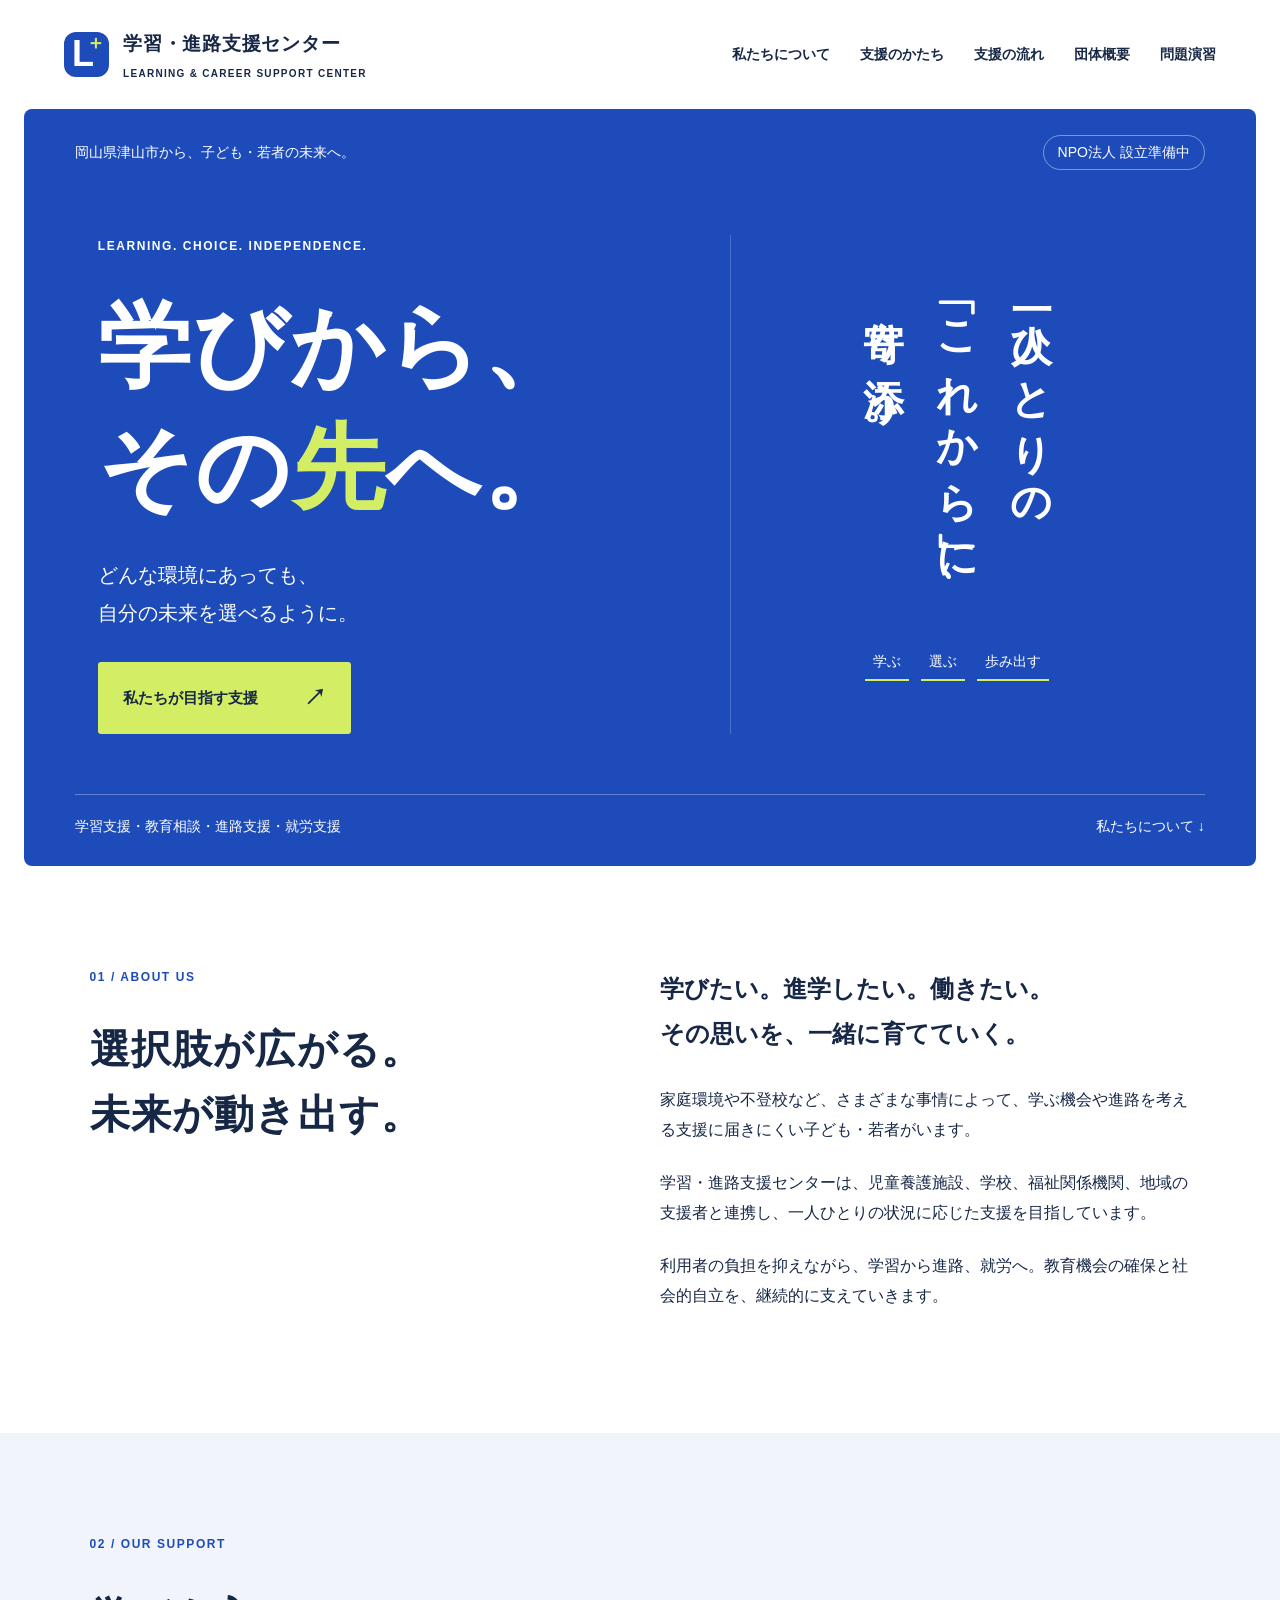
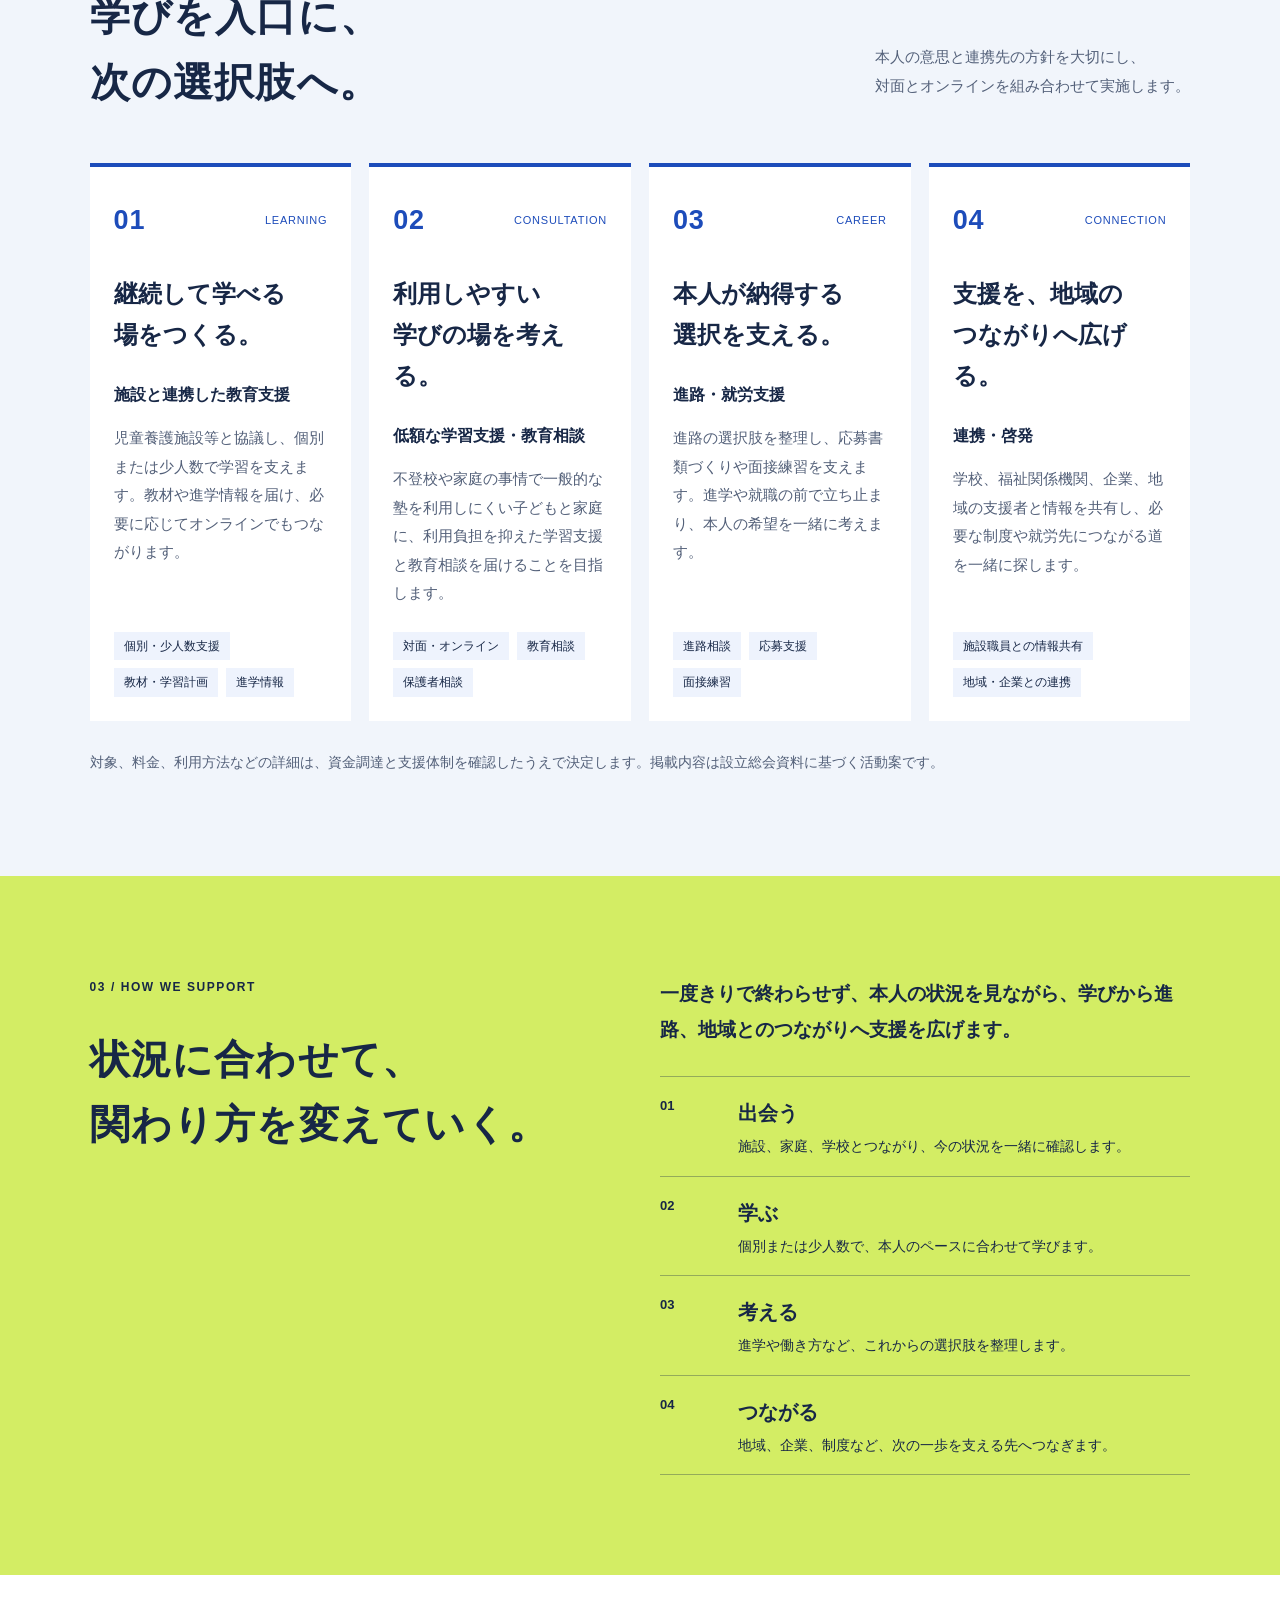
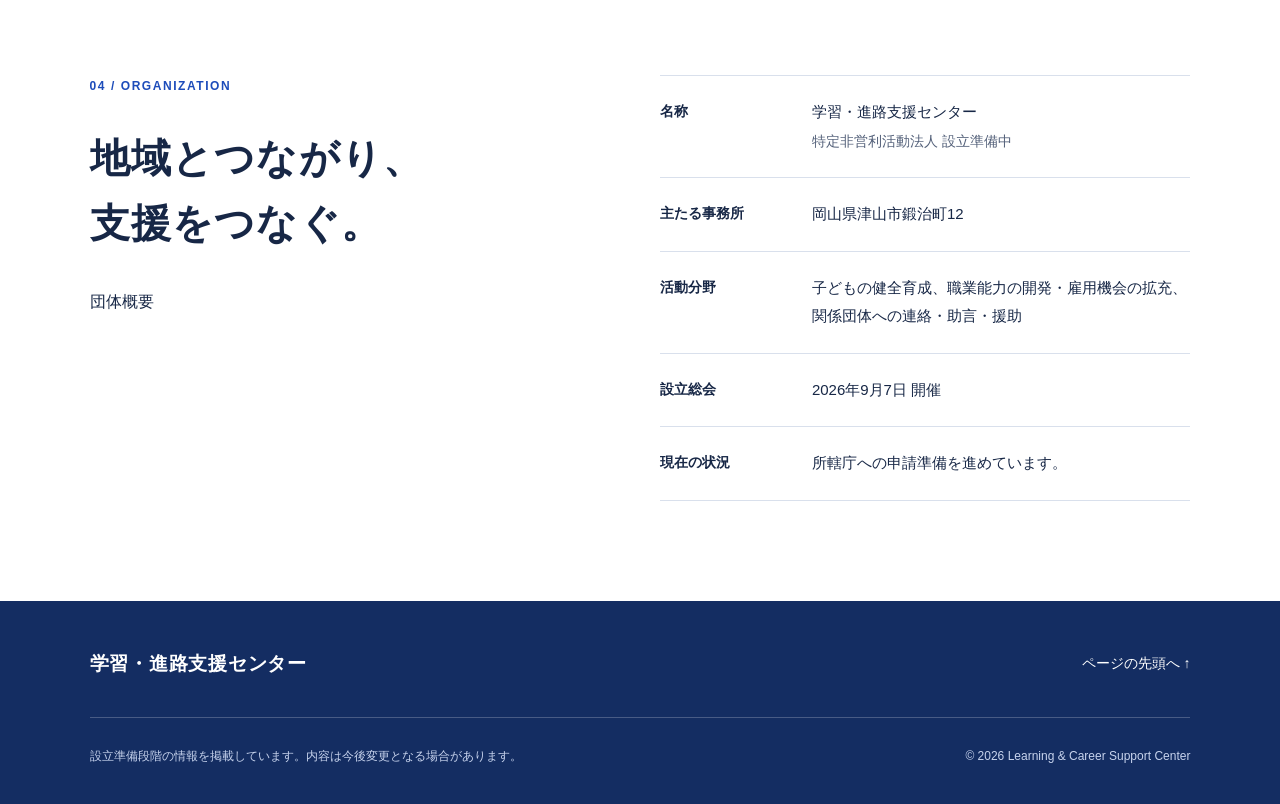
<file: index.html>
<!doctype html>
<html lang="ja"><head><meta charset="utf-8"><meta name="viewport" content="width=device-width,initial-scale=1"><title>学習・進路支援センター｜学びから、その先へ。</title><meta name="description" content="学習・進路支援センターは、子ども・若者の学習、教育相談、進路・就労を支えるNPOの設立準備を進めています。岡山県津山市を拠点に、地域の支援者とつながる活動を目指します。"><link rel="icon" type="image/svg+xml" href="data:image/svg+xml,%3Csvg xmlns='http://www.w3.org/2000/svg' viewBox='0 0 32 32'%3E%3Crect width='32' height='32' rx='8' fill='%231d4cba'/%3E%3Cpath d='M8 8v16h16v-5H13V8z' fill='white'/%3E%3Ccircle cx='23' cy='10' r='4' fill='%23d3ed64'/%3E%3C/svg%3E"><link rel="stylesheet" href="style.css"><link rel="stylesheet" href="enhancements.css"></head>
<body><a class="skip" href="#main">本文へ移動</a>
<header><a class="brand" href="#top"><span class="mark" aria-hidden="true">L<span>＋</span></span><span>学習・進路支援センター<small>LEARNING & CAREER SUPPORT CENTER</small></span></a><nav aria-label="メインナビゲーション"><a href="#about">私たちについて</a><a href="#activities">支援のかたち</a><a href="#journey">支援の流れ</a><a href="#profile">団体概要</a><a href="quiz/">問題演習</a></nav></header>
<main id="main"><section class="hero" id="top"><div class="hero-top"><span>岡山県津山市から、子ども・若者の未来へ。</span><span class="status">NPO法人 設立準備中</span></div><div class="hero-content"><div><p class="eyebrow">LEARNING. CHOICE. INDEPENDENCE.</p><h1>学びから、<br>その<span class="accent">先</span>へ。</h1><p class="lead">どんな環境にあっても、<br>自分の未来を選べるように。</p><a class="button" href="#activities">私たちが目指す支援 <span aria-hidden="true">↗</span></a></div><div class="hero-side"><p class="vertical">一人ひとりの<br>「これから」に、<br>寄り添う。</p><div class="path-labels"><span>学ぶ</span><span>選ぶ</span><span>歩み出す</span></div></div></div><div class="hero-bottom"><p>学習支援・教育相談・進路支援・就労支援</p><a href="#about">私たちについて ↓</a></div></section>
<section class="about section" id="about"><div class="section-heading"><p class="eyebrow">01 / ABOUT US</p><h2>選択肢が広がる。<br>未来が動き出す。</h2></div><div class="about-copy"><p class="intro">学びたい。進学したい。働きたい。<br>その思いを、一緒に育てていく。</p><p>家庭環境や不登校など、さまざまな事情によって、学ぶ機会や進路を考える支援に届きにくい子ども・若者がいます。</p><p>学習・進路支援センターは、児童養護施設、学校、福祉関係機関、地域の支援者と連携し、一人ひとりの状況に応じた支援を目指しています。</p><p>利用者の負担を抑えながら、学習から進路、就労へ。教育機会の確保と社会的自立を、継続的に支えていきます。</p></div></section>
<section class="activities section" id="activities"><div class="activity-title"><div><p class="eyebrow">02 / OUR SUPPORT</p><h2>学びを入口に、<br>次の選択肢へ。</h2></div><p>本人の意思と連携先の方針を大切にし、<br>対面とオンラインを組み合わせて実施します。</p></div>
<div class="support-grid"><article><div class="card-top"><span>01</span><span>LEARNING</span></div><h3>継続して学べる<br>場をつくる。</h3><h4>施設と連携した教育支援</h4><p>児童養護施設等と協議し、個別または少人数で学習を支えます。教材や進学情報を届け、必要に応じてオンラインでもつながります。</p><div class="tags"><span>個別・少人数支援</span><span>教材・学習計画</span><span>進学情報</span></div></article>
<article><div class="card-top"><span>02</span><span>CONSULTATION</span></div><h3>利用しやすい<br>学びの場を考える。</h3><h4>低額な学習支援・教育相談</h4><p>不登校や家庭の事情で一般的な塾を利用しにくい子どもと家庭に、利用負担を抑えた学習支援と教育相談を届けることを目指します。</p><div class="tags"><span>対面・オンライン</span><span>教育相談</span><span>保護者相談</span></div></article>
<article><div class="card-top"><span>03</span><span>CAREER</span></div><h3>本人が納得する<br>選択を支える。</h3><h4>進路・就労支援</h4><p>進路の選択肢を整理し、応募書類づくりや面接練習を支えます。進学や就職の前で立ち止まり、本人の希望を一緒に考えます。</p><div class="tags"><span>進路相談</span><span>応募支援</span><span>面接練習</span></div></article>
<article><div class="card-top"><span>04</span><span>CONNECTION</span></div><h3>支援を、地域の<br>つながりへ広げる。</h3><h4>連携・啓発</h4><p>学校、福祉関係機関、企業、地域の支援者と情報を共有し、必要な制度や就労先につながる道を一緒に探します。</p><div class="tags"><span>施設職員との情報共有</span><span>地域・企業との連携</span></div></article></div><p class="activity-note">対象、料金、利用方法などの詳細は、資金調達と支援体制を確認したうえで決定します。掲載内容は設立総会資料に基づく活動案です。</p></section>
<section class="journey section" id="journey"><div><p class="eyebrow">03 / HOW WE SUPPORT</p><h2>状況に合わせて、<br>関わり方を変えていく。</h2></div><div class="journey-copy"><p>一度きりで終わらせず、本人の状況を見ながら、学びから進路、地域とのつながりへ支援を広げます。</p><ol><li><span>01</span><div><strong>出会う</strong><p>施設、家庭、学校とつながり、今の状況を一緒に確認します。</p></div></li><li><span>02</span><div><strong>学ぶ</strong><p>個別または少人数で、本人のペースに合わせて学びます。</p></div></li><li><span>03</span><div><strong>考える</strong><p>進学や働き方など、これからの選択肢を整理します。</p></div></li><li><span>04</span><div><strong>つながる</strong><p>地域、企業、制度など、次の一歩を支える先へつなぎます。</p></div></li></ol></div></section>
<section class="profile section" id="profile"><div class="section-heading"><p class="eyebrow">04 / ORGANIZATION</p><h2>地域とつながり、<br>支援をつなぐ。</h2><p>団体概要</p></div><dl><div><dt>名称</dt><dd>学習・進路支援センター<br><span>特定非営利活動法人 設立準備中</span></dd></div><div><dt>主たる事務所</dt><dd>岡山県津山市鍛治町12</dd></div><div><dt>活動分野</dt><dd>子どもの健全育成、職業能力の開発・雇用機会の拡充、関係団体への連絡・助言・援助</dd></div><div><dt>設立総会</dt><dd>2026年9月7日 開催</dd></div><div><dt>現在の状況</dt><dd>所轄庁への申請準備を進めています。</dd></div></dl></section>
</main><footer><div class="footer-main"><a class="brand" href="#top">学習・進路支援センター</a><a href="#top">ページの先頭へ ↑</a></div><div class="footer-bottom"><p>設立準備段階の情報を掲載しています。内容は今後変更となる場合があります。</p><p>© 2026 Learning & Career Support Center</p></div></footer></body></html>
</file>
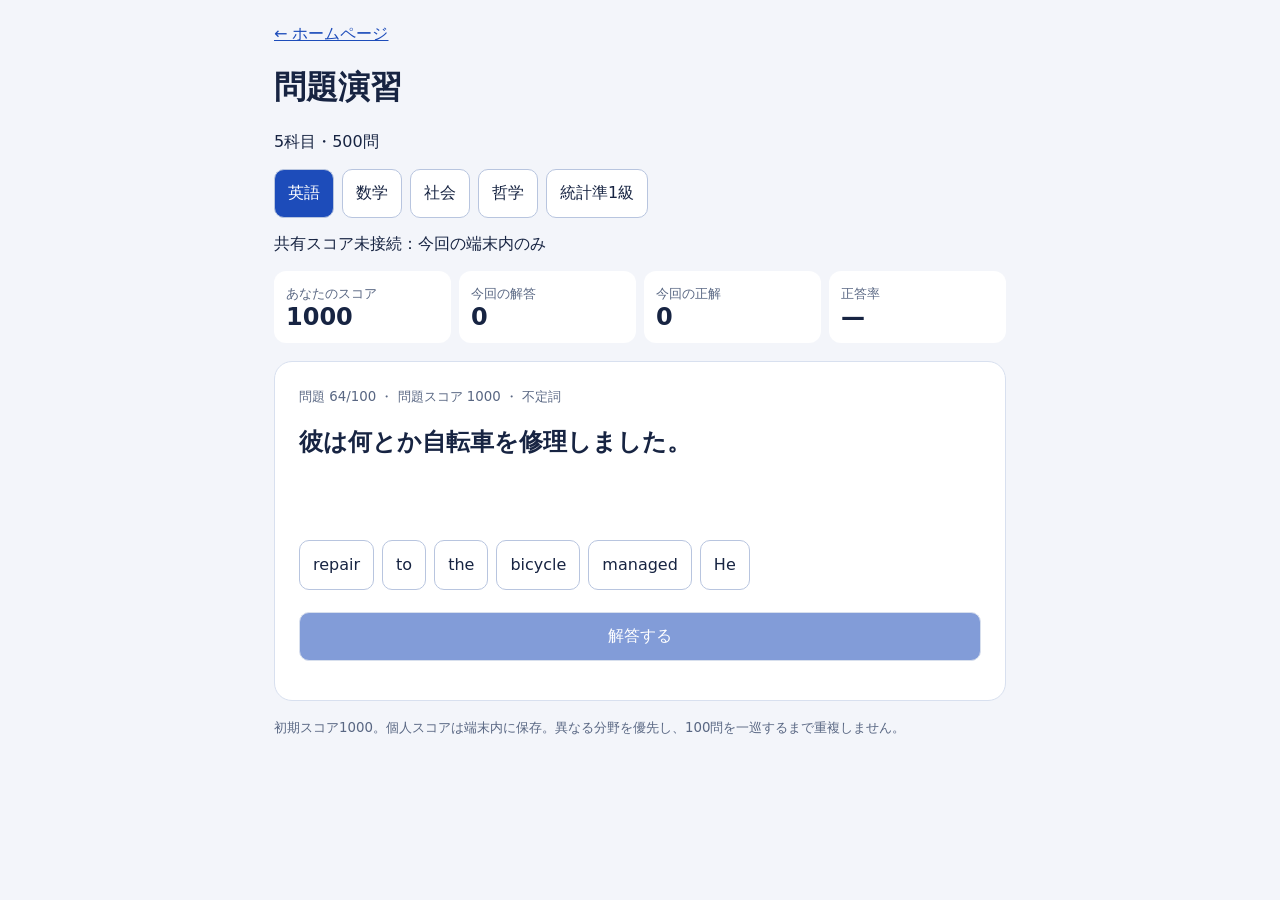
<file: quiz/index.html>
<!doctype html><html lang="ja"><meta charset="utf-8"><meta name="viewport" content="width=device-width,initial-scale=1"><title>問題演習 | 学習・進路支援センター</title><style>*{box-sizing:border-box}body{font:16px system-ui,sans-serif;background:#f3f5fa;color:#172442;margin:0}main{max-width:780px;margin:auto;padding:24px}a{color:#1d4cba}h1{font-size:32px}button{font:inherit;cursor:pointer;border:1px solid #b8c5df;border-radius:10px;background:white;color:#172442;padding:13px}button:disabled{opacity:.55;cursor:default}.tabs,.tiles,.metrics{display:flex;gap:8px;flex-wrap:wrap}.tabs button.active,.primary{background:#1d4cba;color:white}.metrics>div{flex:1;min-width:90px;background:white;padding:12px;border-radius:12px}.metrics strong{display:block;font-size:24px}.card{background:white;border:1px solid #d8e0ef;border-radius:18px;padding:24px;margin-top:18px}.tiles{min-height:50px;margin:12px 0}.choices{display:grid;grid-template-columns:1fr 1fr;gap:10px}.good{background:#dcfce7}.bad{background:#fee2e2}#feedback{white-space:pre-wrap;margin:15px 0}#next,#check{width:100%;margin-top:10px}[hidden]{display:none!important}small{color:#596783}@media(max-width:480px){main{padding:14px}.card{padding:16px}.choices{grid-template-columns:1fr}}</style><main><a href="../index.html">← ホームページ</a><h1>問題演習</h1><p>5科目・500問</p><div class="tabs" id="tabs"></div><p id="status" role="status"></p><div class="metrics"><div><small>あなたのスコア</small><strong id="rating">1000</strong></div><div><small>今回の解答</small><strong id="total">0</strong></div><div><small>今回の正解</small><strong id="correct">0</strong></div><div><small>正答率</small><strong id="accuracy">—</strong></div></div><section class="card" id="card" hidden><small id="meta"></small><h2 id="prompt"></h2><div id="picked" class="tiles" hidden></div><div id="options"></div><button class="primary" id="check" hidden>解答する</button><div id="feedback" aria-live="polite"></div><button class="primary" id="next" hidden>次の問題 →</button></section><p><small>初期スコア1000。個人スコアは端末内に保存。異なる分野を優先し、100問を一巡するまで重複しません。</small></p></main><script src="app.js?v=3" defer></script></html>
</file>
<file: style.css>
*{box-sizing:border-box}html{scroll-behavior:smooth;scroll-padding-top:32px}body{margin:0;color:#172746;background:#fff;font-family:"Hiragino Kaku Gothic ProN","Yu Gothic",Meiryo,sans-serif;font-size:16px;line-height:1.9}a{color:inherit;text-decoration:none}a:focus-visible{outline:3px solid #ee962e;outline-offset:6px}header{padding:26px 5%;display:flex;justify-content:space-between;align-items:center;gap:30px}.brand{display:flex;gap:14px;align-items:center;font-size:19px;font-weight:700;letter-spacing:.04em}.brand small{display:block;font-size:10px;letter-spacing:.13em;margin-top:2px}.mark{background:#1d4cba;color:white;width:45px;height:45px;border-radius:12px;font-size:36px;line-height:1.2;padding-left:8px;position:relative}.mark span{position:absolute;font-size:19px;right:3px;top:0;color:#d3ed64}nav{display:flex;gap:30px;font-size:14px;font-weight:600}nav a:hover,footer a:hover{text-decoration:underline}.hero{margin:0 24px;background:#1d4cba;color:white;padding:26px 4%;border-radius:8px;overflow:hidden}.hero-top,.hero-bottom{display:flex;justify-content:space-between;align-items:center;gap:20px;font-size:14px}.status{border:1px solid #ffffff6b;padding:3px 14px;border-radius:30px;white-space:nowrap}.hero-content{display:grid;grid-template-columns:1.4fr 1fr;padding:65px 2% 60px}.eyebrow{font-size:12px;font-weight:700;letter-spacing:.13em;margin:0 0 28px}h1{font-size:clamp(64px,7.3vw,112px);line-height:1.3;letter-spacing:.02em;margin:0 0 28px;font-weight:800}.accent{color:#d3ed64}.lead{font-size:20px;line-height:1.9;margin-bottom:30px}.button{display:inline-flex;align-items:center;gap:46px;background:#d3ed64;color:#172746;padding:15px 25px;border-radius:3px;font-size:15px;font-weight:700}.button:hover{background:#e3fa8f}.button span{font-size:22px}.hero-side{display:flex;align-items:center;justify-content:center;position:relative;border-left:1px solid #ffffff35;flex-direction:column;gap:30px}.vertical{writing-mode:vertical-rl;font-size:clamp(25px,3.2vw,48px);font-weight:600;letter-spacing:.15em;line-height:1.8;margin:0}.path-labels{display:flex;gap:12px;font-size:14px}.path-labels span{border-bottom:2px solid #d3ed64;padding:5px 8px}.hero-bottom{border-top:1px solid #ffffff4d;padding-top:18px}.hero-bottom p{margin:0}.section{padding:100px 7%;scroll-margin-top:20px}.about,.profile{display:grid;grid-template-columns:1fr 1.1fr;gap:8%}h2{font-size:clamp(29px,3.1vw,44px);line-height:1.65;margin:0;letter-spacing:.03em}.section .eyebrow{color:#1d4cba}.about-copy p{margin:0 0 22px}.about-copy .intro{font-size:24px;font-weight:700;margin-bottom:28px}.activities{background:#f1f5fb}.activity-title{display:flex;justify-content:space-between;align-items:end;gap:30px;margin-bottom:48px}.activity-title>p{font-size:15px;color:#536079}.support-grid{display:grid;grid-template-columns:repeat(3,1fr);gap:22px}.support-grid article{background:#fff;padding:28px 28px 24px;border-top:4px solid #1d4cba;display:flex;flex-direction:column}.card-top{display:flex;justify-content:space-between;align-items:center;color:#1d4cba;font-size:12px;letter-spacing:.07em}.card-top span:first-child{font-size:27px;font-weight:600}h3{font-size:27px;line-height:1.7;margin:28px 0 24px}h4{font-size:16px;margin:0}.support-grid p{font-size:15px;color:#536079;margin:14px 0 24px}.tags{display:flex;flex-wrap:wrap;gap:8px;margin-top:auto}.tags span{font-size:12px;background:#eef3fd;padding:3px 10px}.activity-note{font-size:14px;color:#536079;margin:28px 0 0}dl{margin:0}dl>div{display:grid;grid-template-columns:130px 1fr;gap:22px;border-bottom:1px solid #d9e0ec;padding:22px 0}dl>div:first-child{border-top:1px solid #d9e0ec}dt{font-size:14px;font-weight:600}dd{margin:0;font-size:15px}dd span{font-size:14px;color:#536079}.section-heading>p:last-child:not(.eyebrow){margin-top:30px}footer{background:#142d62;color:white;padding:45px 7% 25px}.footer-main,.footer-bottom{display:flex;align-items:center;justify-content:space-between;gap:24px}.footer-main>a:last-child{font-size:14px}.footer-bottom{border-top:1px solid #ffffff38;margin-top:35px;padding-top:15px;align-items:start}.footer-bottom p{font-size:12px;color:#c7d3ed}.skip{position:fixed;top:-100px;left:20px;background:white;color:#172746;padding:10px;z-index:10}.skip:focus{top:10px}@media(min-width:1600px){body{max-width:1600px;margin:auto}}@media(max-width:850px){header{padding:20px 5%;flex-wrap:wrap;gap:18px}nav{width:100%;justify-content:space-between;gap:12px}.hero{margin:0 12px;padding:22px 6%}.hero-top{align-items:start;font-size:12px}.hero-content{padding:48px 0;grid-template-columns:1.4fr 1fr}h1{font-size:64px}.hero-side{padding-left:20px}.vertical{font-size:28px}.path-labels{gap:4px;font-size:12px}.path-labels span{padding:3px}.section{padding:65px 6%}.about,.profile{grid-template-columns:1fr;gap:35px}.support-grid{grid-template-columns:1fr}.support-grid article{padding:25px}.activity-title{align-items:start;flex-direction:column;gap:10px;margin-bottom:30px}h3{font-size:27px;margin:15px 0}.support-grid p{font-size:16px}.footer-bottom{display:block}}@media(max-width:520px){.brand{font-size:16px}.brand small{font-size:9px}.hero-top{flex-direction:column;gap:12px}.hero-content{grid-template-columns:1fr;padding-top:35px}.hero-side{display:none}h1{font-size:64px}.eyebrow{font-size:12px}.lead{font-size:18px}.hero-bottom{font-size:12px;align-items:start;flex-direction:column;gap:8px}.hero-bottom a{font-size:14px}.about-copy .intro{font-size:20px}dl>div{grid-template-columns:1fr;gap:6px}nav{font-size:12px}.footer-main{align-items:start;flex-direction:column}.section{padding:55px 6%}}@media(prefers-reduced-motion:reduce){html{scroll-behavior:auto}}
</file>
<file: enhancements.css>
.support-grid{grid-template-columns:repeat(4,1fr);gap:18px}.support-grid article{padding:28px 24px 24px}.card-top{font-size:11px}h3{font-size:24px}.journey{background:#d3ed64;display:grid;grid-template-columns:1fr 1.1fr;gap:8%}.journey .eyebrow{color:#172746}.journey-copy>p{margin:0 0 28px;font-size:19px;font-weight:600}.journey ol{list-style:none;margin:0;padding:0}.journey li{display:grid;grid-template-columns:60px 1fr;gap:18px;border-top:1px solid #17274655;padding:17px 0}.journey li:last-child{border-bottom:1px solid #17274655}.journey li>span{font-size:13px;font-weight:700}.journey strong{font-size:20px}.journey li p{font-size:14px;line-height:1.75;margin:2px 0 0}@media(max-width:1050px){.support-grid{grid-template-columns:repeat(2,1fr)}}@media(max-width:850px){.journey{grid-template-columns:1fr;gap:35px}.support-grid{grid-template-columns:1fr}}@media(max-width:520px){.journey{padding:55px 6%}}
</file>
